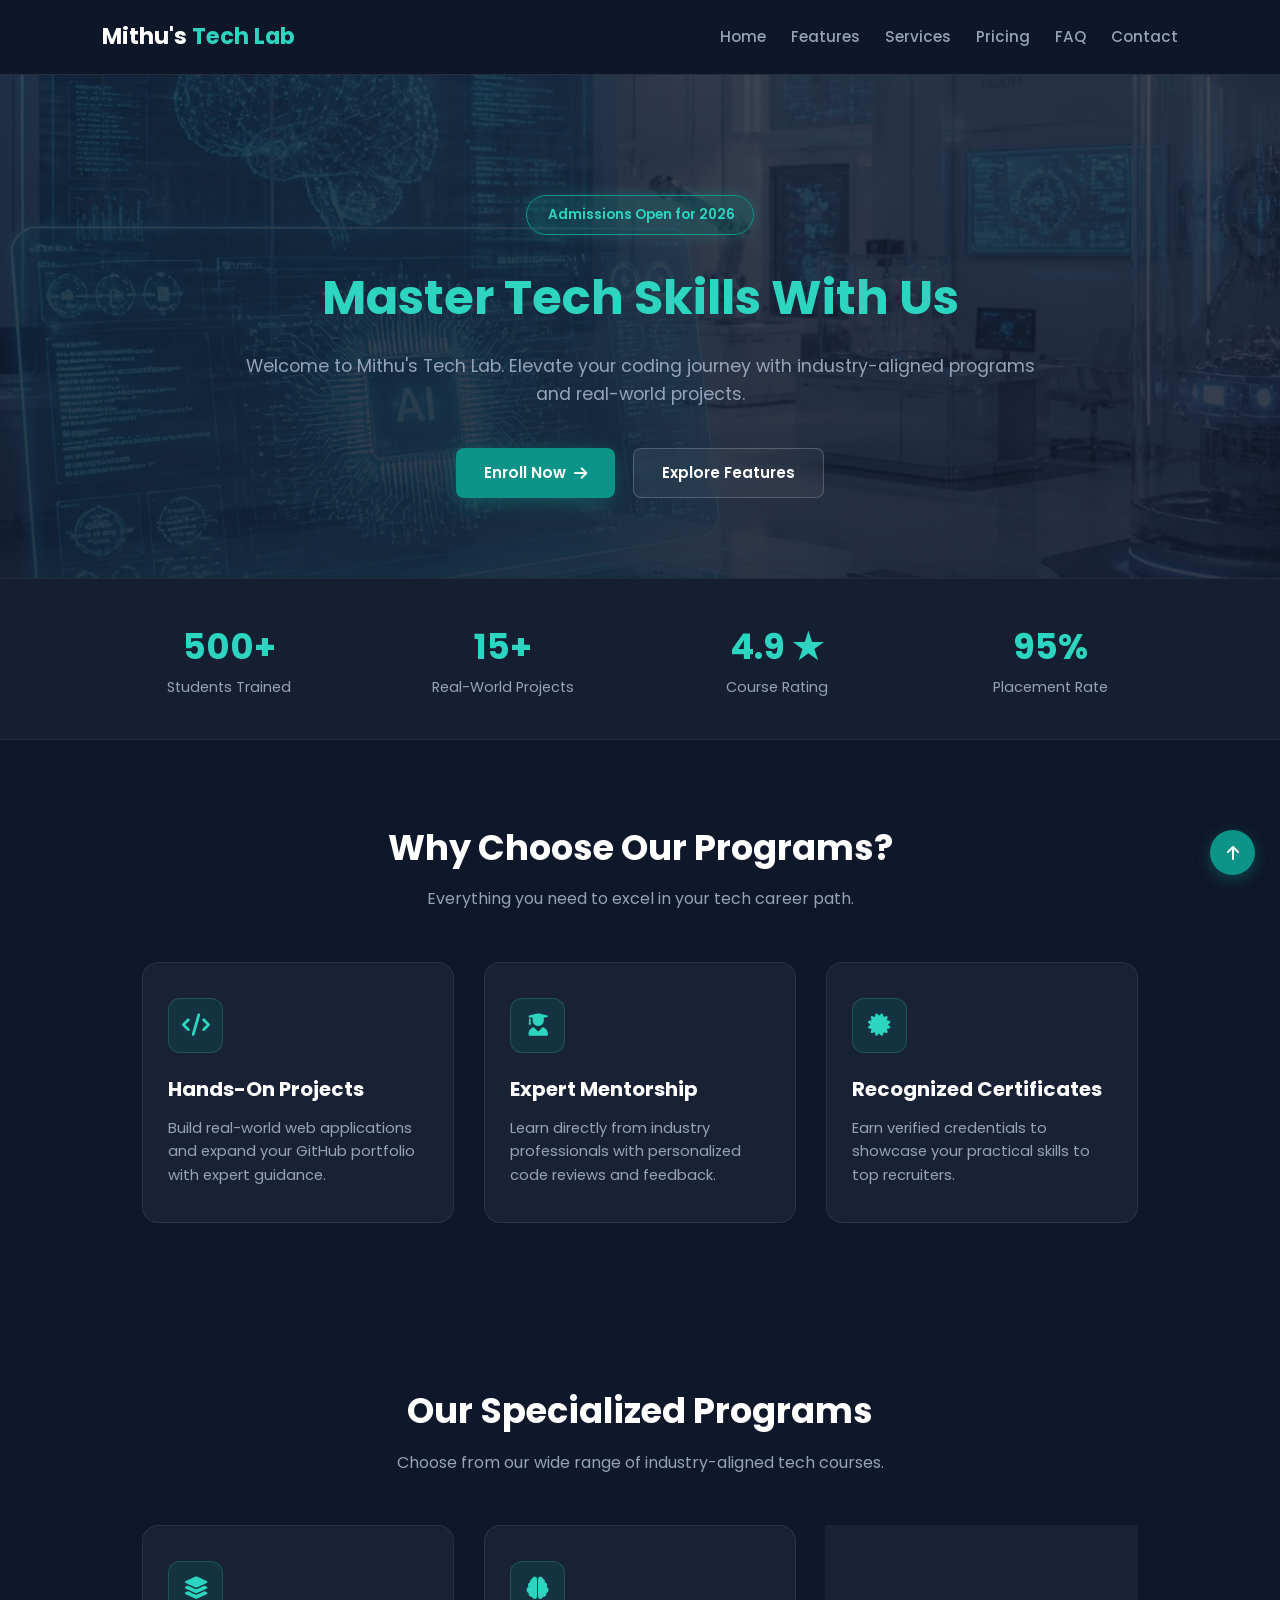
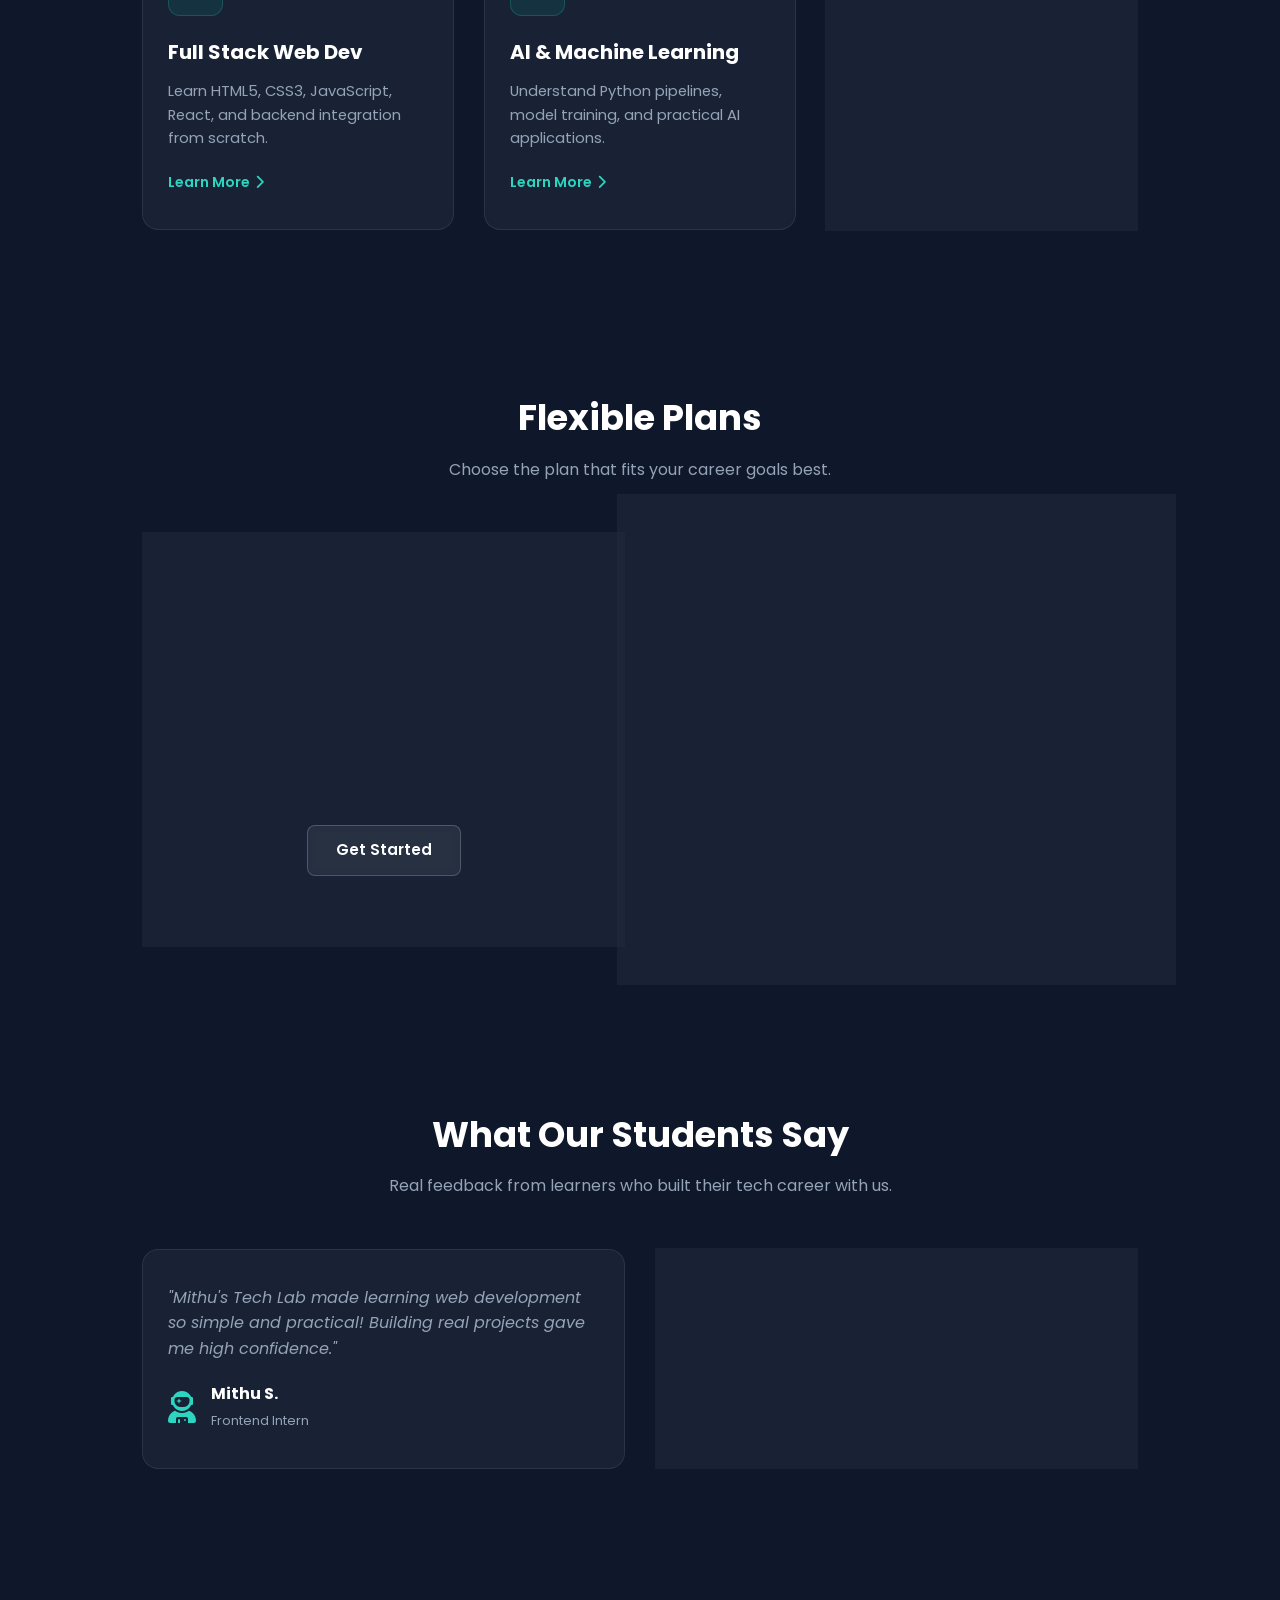
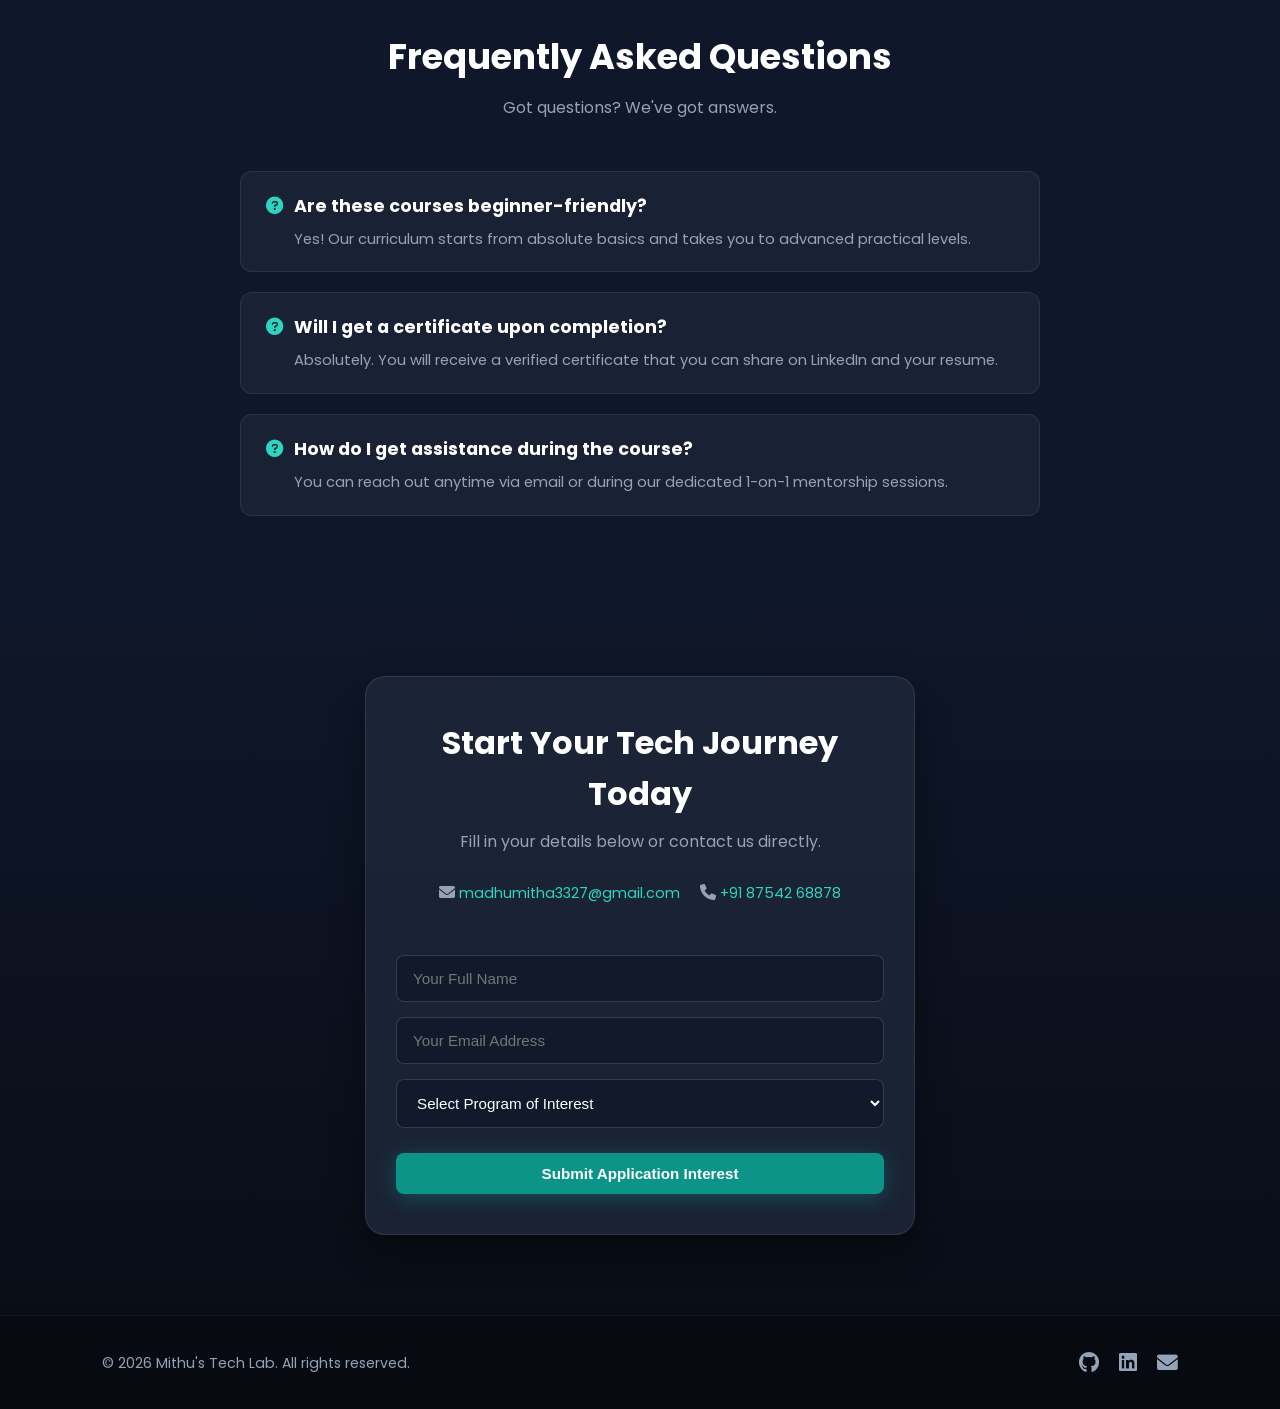
<file: WebDev-L1-LandingPage/index.html>
<!DOCTYPE html>
<html lang="en">
<head>
    <meta charset="UTF-8">
    <meta name="viewport" content="width=device-width, initial-scale=1.0">
    <title>Mithu's Tech Lab</title>
    <link rel="stylesheet" href="style.css">
    <link href="https://fonts.googleapis.com/css2?family=Poppins:wght@300;400;500;600;700&display=swap" rel="stylesheet">
    <link rel="stylesheet" href="https://cdnjs.cloudflare.com/ajax/libs/font-awesome/6.0.0/css/all.min.css">
</head>
<body>
    <header class="navbar">
        <div class="logo">Mithu's <span>Tech Lab</span></div>
        <nav>
            <ul class="nav-links">
                <li><a href="#home">Home</a></li>
                <li><a href="#features">Features</a></li>
                <li><a href="#services">Services</a></li>
                <li><a href="#pricing">Pricing</a></li>
                <li><a href="#faq">FAQ</a></li>
                <li><a href="#contact">Contact</a></li>
            </ul>
        </nav>
    </header>
    <section id="home" class="hero-section">
        <div class="hero-container">
            <span class="hero-badge"><i class="fa-solid fa-sparkles"></i> Admissions Open for 2026</span>
            <h1 class="hero-headline">Master Tech Skills With Us</h1>
            <p class="hero-subheadline">Welcome to Mithu's Tech Lab. Elevate your coding journey with industry-aligned programs and real-world projects.</p>
            <div class="hero-buttons">
                <a href="#contact" class="btn btn-primary">Enroll Now <i class="fa-solid fa-arrow-right"></i></a>
                <a href="#features" class="btn btn-secondary">Explore Features</a>
            </div>
        </div>
    </section>
    <section class="stats-section">
        <div class="stats-grid">
            <div class="stat-card">
                <h2>500+</h2>
                <p>Students Trained</p>
            </div>
            <div class="stat-card">
                <h2>15+</h2>
                <p>Real-World Projects</p>
            </div>
            <div class="stat-card">
                <h2>4.9 ★</h2>
                <p>Course Rating</p>
            </div>
            <div class="stat-card">
                <h2>95%</h2>
                <p>Placement Rate</p>
            </div>
        </div>
    </section>
    <section id="features" class="features-section">
        <div class="section-header">
            <h2>Why Choose Our Programs?</h2>
            <p>Everything you need to excel in your tech career path.</p>
        </div>
        <div class="features-grid">
            <div class="feature-card">
                <div class="icon-wrapper"><i class="fa-solid fa-code"></i></div>
                <h3>Hands-On Projects</h3>
                <p>Build real-world web applications and expand your GitHub portfolio with expert guidance.</p>
            </div>
            <div class="feature-card">
                <div class="icon-wrapper"><i class="fa-solid fa-user-graduate"></i></div>
                <h3>Expert Mentorship</h3>
                <p>Learn directly from industry professionals with personalized code reviews and feedback.</p>
            </div>
            <div class="feature-card">
                <div class="icon-wrapper"><i class="fa-solid fa-certificate"></i></div>
                <h3>Recognized Certificates</h3>
                <p>Earn verified credentials to showcase your practical skills to top recruiters.</p>
            </div>
        </div>
    </section>
    <section id="services" class="services-section">
        <div class="section-header">
            <h2>Our Specialized Programs</h2>
            <p>Choose from our wide range of industry-aligned tech courses.</p>
        </div>
        <div class="services-grid">
            <div class="service-card">
                <div class="service-icon"><i class="fa-solid fa-layer-group"></i></div>
                <h3>Full Stack Web Dev</h3>
                <p>Learn HTML5, CSS3, JavaScript, React, and backend integration from scratch.</p>
                <a href="#contact" class="service-link">Learn More <i class="fa-solid fa-chevron-right"></i></a>
            </div>
            <div class="service-card">
                <div class="service-icon"><i class="fa-solid fa-brain"></i></div>
                <h3>AI & Machine Learning</h3>
                <p>Understand Python pipelines, model training, and practical AI applications.</p>
                <a href="#contact" class="service-link">Learn More <i class="fa-solid fa-chevron-right"></i></a>
            </div>
            <div class="service-card">
                <div class="service-icon"><i class="fa-solid fa-chart-line"></i></div>
                <h3>Data Analytics</h3>
                <p>Master SQL, data visualization, and decision-making frameworks for business.</p>
                <a href="#contact" class="service-link">Learn More <i class="fa-solid fa-chevron-right"></i></a>
            </div>
        </div>
    </section>
    <section id="pricing" class="pricing-section">
        <div class="section-header">
            <h2>Flexible Plans</h2>
            <p>Choose the plan that fits your career goals best.</p>
        </div>
        <div class="pricing-grid">
            <div class="pricing-card">
                <h3>Starter Plan</h3>
                <div class="price">Free</div>
                <ul class="plan-features">
                    <li><i class="fa-solid fa-check"></i> Basic HTML & CSS Modules</li>
                    <li><i class="fa-solid fa-check"></i> Community Support</li>
                    <li><i class="fa-solid fa-check"></i> Self-Paced Learning</li>
                </ul>
                <a href="#contact" class="btn btn-secondary">Get Started</a>
            </div>
            <div class="pricing-card featured">
                <span class="popular-tag">Most Popular</span>
                <h3>Pro Developer</h3>
                <div class="price">₹1,999<span>/course</span></div>
                <ul class="plan-features">
                    <li><i class="fa-solid fa-check"></i> Full Stack Web Dev / AI</li>
                    <li><i class="fa-solid fa-check"></i> 1-on-1 Mentorship</li>
                    <li><i class="fa-solid fa-check"></i> Live Real-World Projects</li>
                    <li><i class="fa-solid fa-check"></i> Certificate of Completion</li>
                </ul>
                <a href="#contact" class="btn btn-primary">Enroll Now</a>
            </div>
        </div>
    </section>
    <section class="testimonials-section">
        <div class="section-header">
            <h2>What Our Students Say</h2>
            <p>Real feedback from learners who built their tech career with us.</p>
        </div>
        <div class="testimonials-grid">
            <div class="testimonial-card">
                <p>"Mithu's Tech Lab made learning web development so simple and practical! Building real projects gave me high confidence."</p>
                <div class="user-info">
                    <i class="fa-solid fa-user-astronaut"></i>
                    <div>
                        <h4>Mithu S.</h4>
                        <span>Frontend Intern</span>
                    </div>
                </div>
            </div>
            <div class="testimonial-card">
                <p>"The mentorship and code reviews were priceless. I successfully completed my internship tasks thanks to this program!"</p>
                <div class="user-info">
                    <i class="fa-solid fa-user-gear"></i>
                    <div>
                        <h4>Madhu S.</h4>
                        <span>Software Developer</span>
                    </div>
                </div>
            </div>
        </div>
    </section>
    <section id="faq" class="faq-section">
        <div class="section-header">
            <h2>Frequently Asked Questions</h2>
            <p>Got questions? We've got answers.</p>
        </div>
        <div class="faq-container">
            <div class="faq-item">
                <h3><i class="fa-solid fa-circle-question"></i> Are these courses beginner-friendly?</h3>
                <p>Yes! Our curriculum starts from absolute basics and takes you to advanced practical levels.</p>
            </div>
            <div class="faq-item">
                <h3><i class="fa-solid fa-circle-question"></i> Will I get a certificate upon completion?</h3>
                <p>Absolutely. You will receive a verified certificate that you can share on LinkedIn and your resume.</p>
            </div>
            <div class="faq-item">
                <h3><i class="fa-solid fa-circle-question"></i> How do I get assistance during the course?</h3>
                <p>You can reach out anytime via email or during our dedicated 1-on-1 mentorship sessions.</p>
            </div>
        </div>
    </section>
    <section id="contact" class="contact-section">
        <div class="contact-card">
            <h2>Start Your Tech Journey Today</h2>
            <p>Fill in your details below or contact us directly.</p>          
            <div class="direct-contact-info">
                <p><i class="fa-solid fa-envelope"></i> <a href="mailto:madhumitha3327@gmail.com">madhumitha3327@gmail.com</a></p>
                <p><i class="fa-solid fa-phone"></i> <a href="tel:+918754268878">+91 87542 68878</a></p>
            </div>
            <form class="contact-form" action="about:blank" target="dummyframe" method="get">
                <div class="input-group">
                    <input type="text" placeholder="Your Full Name" required>
                </div>
                <div class="input-group">
                    <input type="email" placeholder="Your Email Address" required>
                </div>
                <div class="input-group">
                    <select required>
                        <option value="" disabled selected>Select Program of Interest</option>
                        <option>Full Stack Web Development</option>
                        <option>AI & Machine Learning</option>
                        <option>Data Analytics</option>
                    </select>
                </div>
                <button type="submit" class="btn btn-primary submit-btn">Submit Application Interest</button>
            </form>
            <iframe name="dummyframe" id="dummyframe" style="display: none;"></iframe>
        </div>
    </section>
    <footer class="footer">
        <div class="footer-content">
            <p>&copy; 2026 Mithu's Tech Lab. All rights reserved.</p>
            <div class="social-links">
                <a href="https://github.com" target="_blank" aria-label="GitHub"><i class="fa-brands fa-github"></i></a>
                <a href="https://linkedin.com" target="_blank" aria-label="LinkedIn"><i class="fa-brands fa-linkedin"></i></a>
                <a href="mailto:madhumitha3327@gmail.com" aria-label="Email"><i class="fa-solid fa-envelope"></i></a>
            </div>
        </div>
    </footer>
    <a href="#home" class="back-to-top" aria-label="Back to top"><i class="fa-solid fa-arrow-up"></i></a>
</body>
</html>
</file>
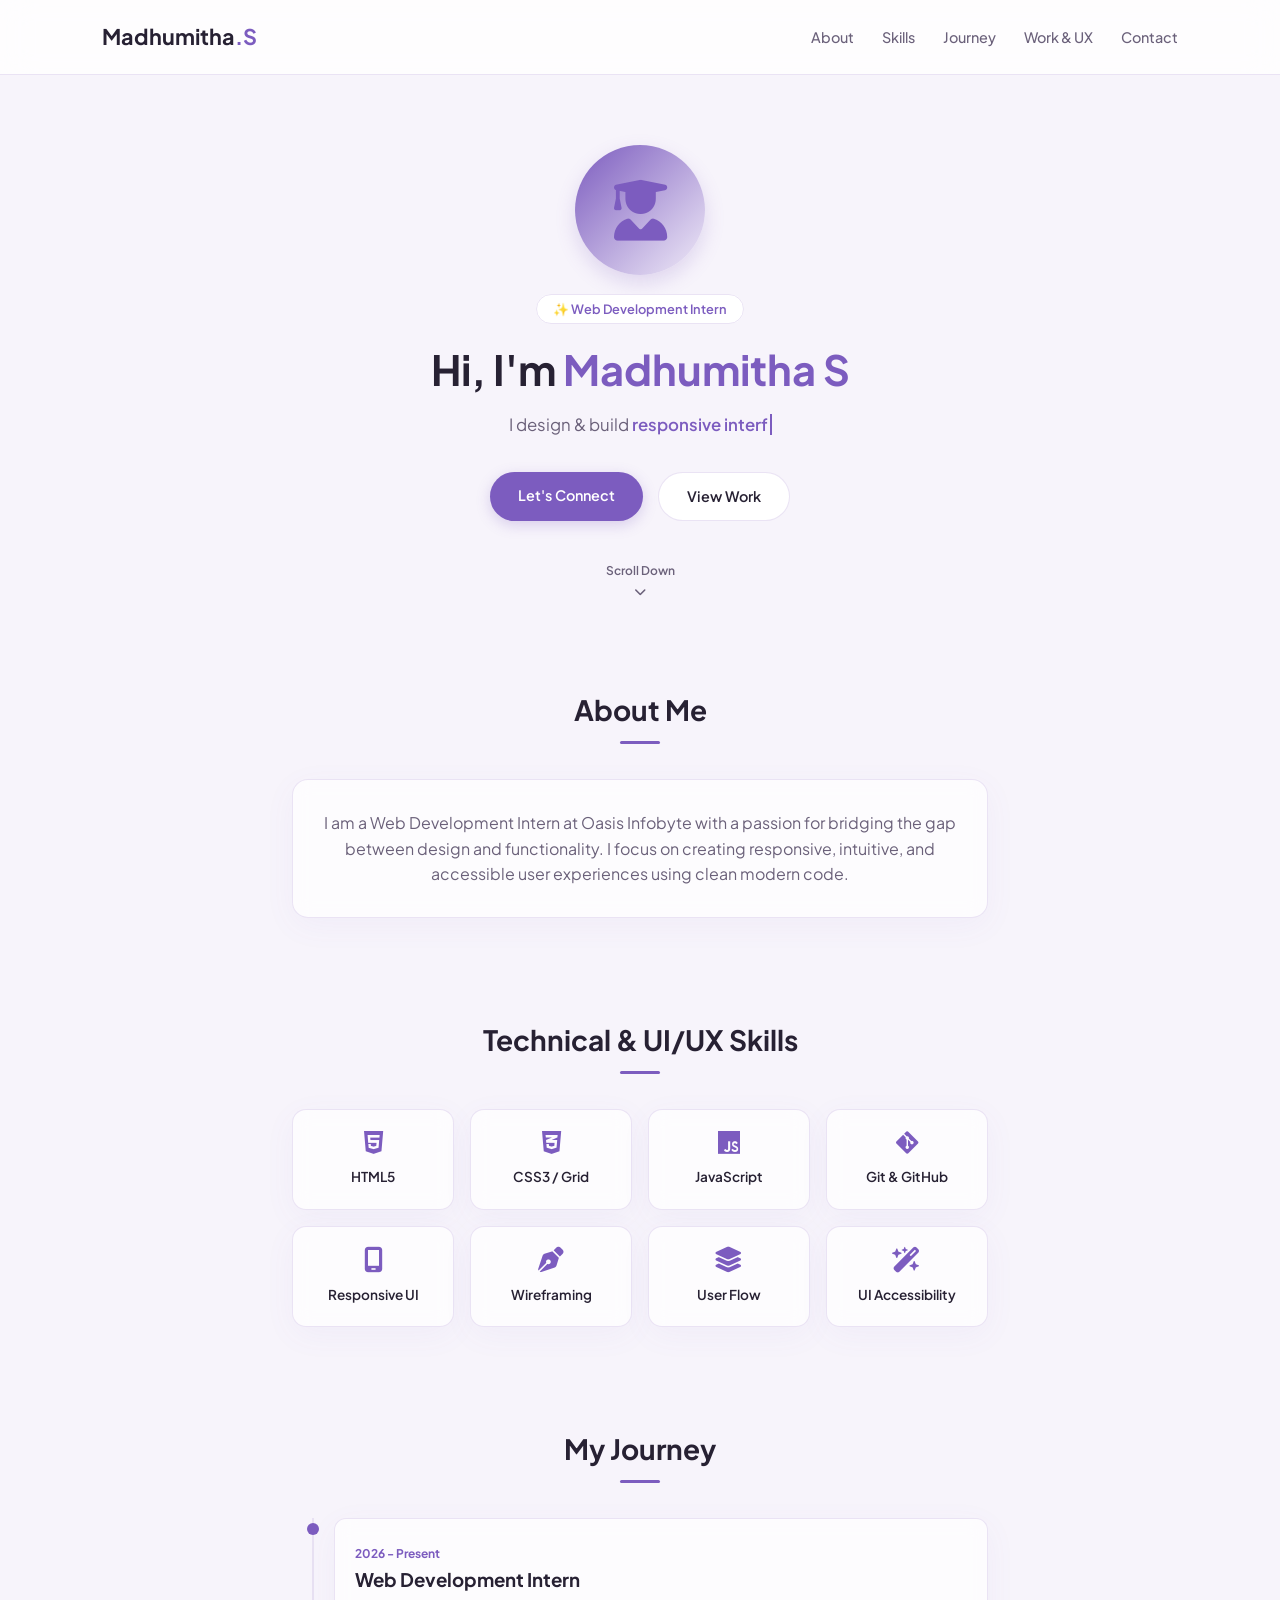
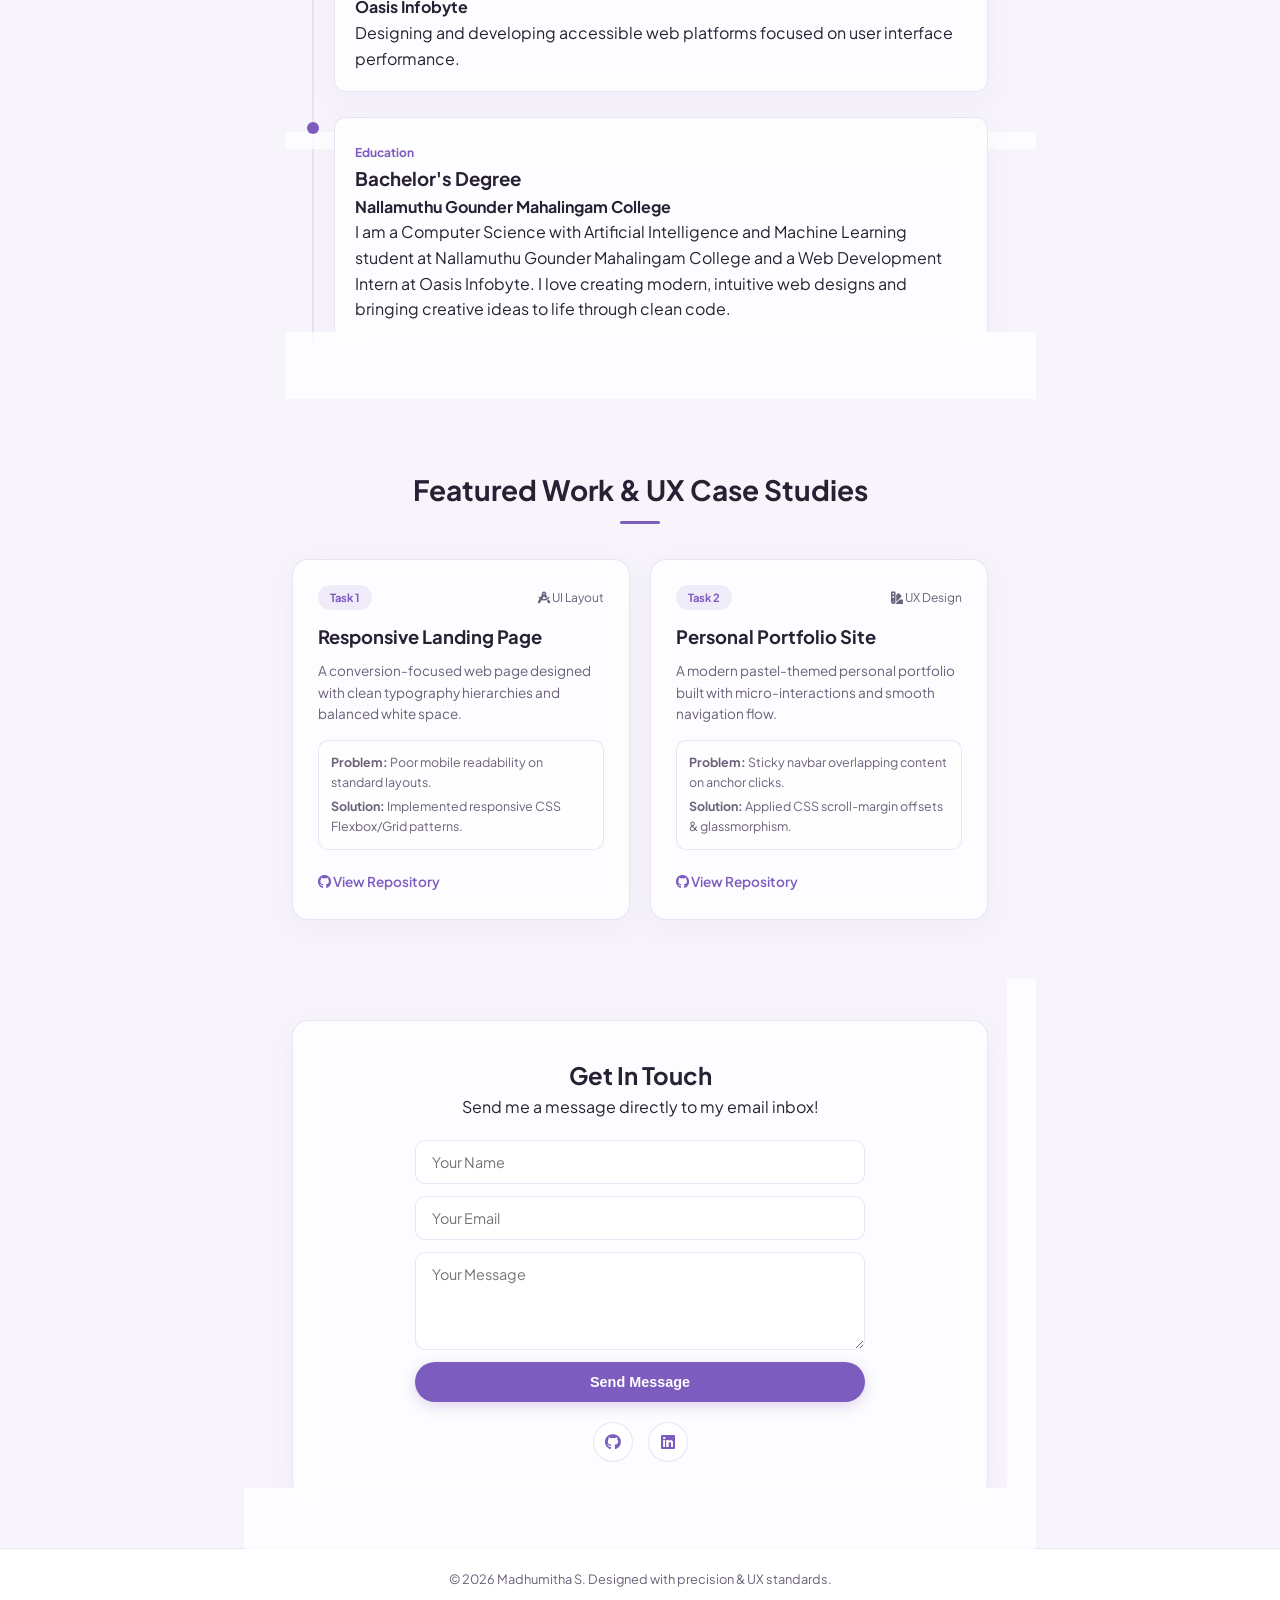
<file: WebDev-L1-PersonalPortfolio/index.html>
<!DOCTYPE html>
<html lang="en">
<head>
    <meta charset="UTF-8">
    <meta name="viewport" content="width=device-width, initial-scale=1.0">
    <title>Madhumitha S | Portfolio </title>
    <link href="https://fonts.googleapis.com/css2?family=Plus+Jakarta+Sans:wght@300;400;500;600;700&display=swap" rel="stylesheet">
    <link rel="stylesheet" href="https://cdnjs.cloudflare.com/ajax/libs/font-awesome/6.4.0/css/all.min.css">
    <link rel="stylesheet" href="style.css">
</head>
<body>
    <nav class="navbar">
        <div class="logo">Madhumitha<span>.S</span></div>
        <ul class="nav-links">
            <li><a href="#about">About</a></li>
            <li><a href="#skills">Skills</a></li>
            <li><a href="#timeline">Journey</a></li>
            <li><a href="#projects">Work & UX</a></li>
            <li><a href="#contact">Contact</a></li>
        </ul>
    </nav>
    <section class="hero-section">
        <div class="hero-container">
            <div class="avatar-container">
                <i class="fa-solid fa-user-graduate avatar-icon"></i>
            </div>
            <span class="hero-badge">✨ Web Development Intern</span>
            <h1 class="hero-title">Hi, I'm <span>Madhumitha S</span></h1>           
            <p class="hero-subtitle">I design & build <span class="typing-text"></span></p>           
            <div class="hero-buttons">
                <a href="#contact" class="btn btn-primary">Let's Connect</a>
                <a href="#projects" class="btn btn-secondary">View Work</a>
            </div>
            <div class="scroll-indicator">
                <span>Scroll Down</span>
                <i class="fa-solid fa-chevron-down"></i>
            </div>
        </div>
    </section>
    <section id="about" class="section">
        <div class="section-header">
            <h2>About Me</h2>
            <div class="accent-line"></div>
        </div>
        <div class="about-card glass-card">
            <p>I am a Web Development Intern at Oasis Infobyte with a passion for bridging the gap between design and functionality. I focus on creating responsive, intuitive, and accessible user experiences using clean modern code.</p>
        </div>
    </section>
    <section id="skills" class="section">
        <div class="section-header">
            <h2>Technical & UI/UX Skills</h2>
            <div class="accent-line"></div>
        </div>
        <div class="skills-grid">
            <div class="skill-card glass-card"><i class="fa-brands fa-html5"></i><span>HTML5</span></div>
            <div class="skill-card glass-card"><i class="fa-brands fa-css3-alt"></i><span>CSS3 / Grid</span></div>
            <div class="skill-card glass-card"><i class="fa-brands fa-js"></i><span>JavaScript</span></div>
            <div class="skill-card glass-card"><i class="fa-brands fa-git-alt"></i><span>Git & GitHub</span></div>
            <div class="skill-card glass-card"><i class="fa-solid fa-mobile-screen"></i><span>Responsive UI</span></div>
            <div class="skill-card glass-card"><i class="fa-solid fa-pen-nib"></i><span>Wireframing</span></div>
            <div class="skill-card glass-card"><i class="fa-solid fa-layer-group"></i><span>User Flow</span></div>
            <div class="skill-card glass-card"><i class="fa-solid fa-wand-magic-sparkles"></i><span>UI Accessibility</span></div>
        </div>
    </section>
    <section id="timeline" class="section">
        <div class="section-header">
            <h2>My Journey</h2>
            <div class="accent-line"></div>
        </div>
        <div class="timeline">
            <div class="timeline-item">
                <div class="timeline-dot"></div>
                <div class="timeline-content glass-card">
                    <span class="timeline-date">2026 - Present</span>
                    <h3>Web Development Intern</h3>
                    <h4>Oasis Infobyte</h4>
                    <p>Designing and developing accessible web platforms focused on user interface performance.</p>
                </div>
            </div>
            <div class="timeline-item">
                <div class="timeline-dot"></div>
                <div class="timeline-content glass-card">
                    <span class="timeline-date">Education</span>
                    <h3>Bachelor's Degree</h3>
                    <h4>Nallamuthu Gounder Mahalingam College</h4>
                    <p>I am a Computer Science with Artificial Intelligence and Machine Learning student at Nallamuthu Gounder Mahalingam College and a Web Development Intern at Oasis Infobyte. I love creating modern, intuitive web designs and bringing creative ideas to life through clean code.</p>
                </div>
            </div>
        </div>
    </section>
    <section id="projects" class="section">
        <div class="section-header">
            <h2>Featured Work & UX Case Studies</h2>
            <div class="accent-line"></div>
        </div>
        <div class="projects-grid">
            <div class="project-card glass-card">
                <div class="project-header">
                    <span class="project-badge">Task 1</span>
                    <span class="ux-tag"><i class="fa-solid fa-compass-drafting"></i> UI Layout</span>
                </div>
                <h3>Responsive Landing Page</h3>
                <p>A conversion-focused web page designed with clean typography hierarchies and balanced white space.</p>               
                <div class="ux-breakdown">
                    <div><strong>Problem:</strong> Poor mobile readability on standard layouts.</div>
                    <div><strong>Solution:</strong> Implemented responsive CSS Flexbox/Grid patterns.</div>
                </div>
                <a href="https://github.com/madhumitha-s-3327/OIBSIP" target="_blank" class="project-link">
                    <i class="fa-brands fa-github"></i> View Repository
                </a>
            </div>
            <div class="project-card glass-card">
                <div class="project-header">
                    <span class="project-badge">Task 2</span>
                    <span class="ux-tag"><i class="fa-solid fa-swatchbook"></i> UX Design</span>
                </div>
                <h3>Personal Portfolio Site</h3>
                <p>A modern pastel-themed personal portfolio built with micro-interactions and smooth navigation flow.</p>                
                <div class="ux-breakdown">
                    <div><strong>Problem:</strong> Sticky navbar overlapping content on anchor clicks.</div>
                    <div><strong>Solution:</strong> Applied CSS scroll-margin offsets & glassmorphism.</div>
                </div>
                <a href="https://github.com/madhumitha-s-3327/OIBSIP" target="_blank" class="project-link">
                    <i class="fa-brands fa-github"></i> View Repository
                </a>
            </div>
        </div>
    </section>
    <section id="contact" class="section">
        <div class="contact-card glass-card">
            <h2>Get In Touch</h2>
            <p>Send me a message directly to my email inbox!</p>           
            <form action="https://formspree.io/f/mnpaabzr" method="POST" class="contact-form">
                <input type="text" name="name" placeholder="Your Name" required>
                <input type="email" name="email" placeholder="Your Email" required>
                <textarea name="message" rows="4" placeholder="Your Message" required></textarea>
                <button type="submit" class="btn btn-primary">Send Message</button>
            </form>
            <div class="social-links">
                <a href="https://github.com/madhumitha-s-3327" target="_blank"><i class="fa-brands fa-github"></i></a>
                <a href="https://www.linkedin.com/in/madhumitha-s-3327-" target="_blank"><i class="fa-brands fa-linkedin"></i></a>
            </div>
        </div>
    </section>
    <footer class="footer">
        <p>&copy; 2026 Madhumitha S. Designed with precision & UX standards.</p>
    </footer>
    <script>
        const words = ["responsive interfaces.", "accessible UI/UX.", "clean frontend code."];
        let i = 0, timer;
        function typingEffect() {
            let word = words[i].split("");
            var loopTyping = function() {
                if (word.length > 0) {
                    document.querySelector('.typing-text').innerHTML += word.shift();
                } else {
                    setTimeout(deletingEffect, 2000);
                    return false;
                }
                timer = setTimeout(loopTyping, 100);
            };
            loopTyping();
        }
        function deletingEffect() {
            let word = words[i].split("");
            var loopDeleting = function() {
                if (word.length > 0) {
                    word.pop();
                    document.querySelector('.typing-text').innerHTML = word.join("");
                } else {
                    if (words.length > (i + 1)) { i++; } else { i = 0; }
                    typingEffect();
                    return false;
                }
                timer = setTimeout(loopDeleting, 50);
            };
            loopDeleting();
        }
        typingEffect();
    </script>
</body>
</html>
</file>
<file: WebDev-L1-LandingPage/style.css>
* {
    margin: 0;
    padding: 0;
    box-sizing: border-box;
}
html {
    scroll-behavior: smooth;
}
:root {
    --primary-color: #0d9488;
    --primary-hover: #0f766e;
    --accent-glow: #2dd4bf;
    --dark-bg: #0f172a;
    --card-bg: #1e293b;
    --text-light: #f8fafc;
    --text-muted: #94a3b8;
    --white: #ffffff;
}
body {
    font-family: 'Poppins', sans-serif;
    background-color: var(--dark-bg);
    color: var(--text-light);
    line-height: 1.6;
}
.navbar {
    position: sticky;
    top: 0;
    z-index: 1000;
    display: flex;
    justify-content: space-between;
    align-items: center;
    padding: 1.2rem 8%;
    background: rgba(15, 23, 42, 0.85);
    backdrop-filter: blur(12px);
    border-bottom: 1px solid rgba(255, 255, 255, 0.1);
}
.logo {
    font-size: 1.4rem;
    font-weight: 700;
    color: var(--white);
}
.logo span {
    color: var(--accent-glow);
}
.nav-links {
    display: flex;
    list-style: none;
    gap: 25px;
}
.nav-links a {
    text-decoration: none;
    color: var(--text-muted);
    font-weight: 500;
    font-size: 0.95rem;
    transition: all 0.3s ease;
}
.nav-links a:hover {
    color: var(--accent-glow);
}
.hero-section {
    background: linear-gradient(rgba(15, 23, 42, 0.8), rgba(15, 23, 42, 0.85)), url('hero-bg.jpg');
    background-size: cover;
    background-position: center;
    padding: 120px 20px 80px;
    text-align: center;
}
.hero-container {
    max-width: 800px;
    margin: 0 auto;
}
.hero-badge {
    background: rgba(13, 148, 136, 0.2);
    color: var(--accent-glow);
    padding: 8px 18px;
    border-radius: 30px;
    font-size: 0.85rem;
    font-weight: 600;
    border: 1px solid var(--primary-color);
    display: inline-block;
    box-shadow: 0 0 15px rgba(45, 212, 191, 0.2);
}
.hero-headline {
    font-size: 3rem;
    font-weight: 700;
    margin: 25px 0 15px;
    color: var(--accent-glow);
}
.hero-subheadline {
    font-size: 1.1rem;
    color: var(--text-muted);
    margin-bottom: 40px;
}
.hero-buttons {
    display: flex;
    justify-content: center;
    gap: 18px;
    flex-wrap: wrap;
}
.btn {
    padding: 12px 28px;
    border-radius: 8px;
    font-weight: 600;
    text-decoration: none;
    display: inline-flex;
    align-items: center;
    gap: 8px;
    transition: all 0.3s ease;
    font-size: 0.95rem;
}
.btn-primary {
    background-color: var(--primary-color);
    color: var(--white);
    border: none;
    box-shadow: 0 4px 20px rgba(13, 148, 136, 0.4);
}
.btn-primary:hover {
    background-color: var(--primary-hover);
    transform: translateY(-3px);
    box-shadow: 0 8px 25px rgba(13, 148, 136, 0.6);
}
.btn-secondary {
    background: rgba(255, 255, 255, 0.05);
    border: 1px solid rgba(255, 255, 255, 0.2);
    color: var(--white);
    backdrop-filter: blur(5px);
}
.btn-secondary:hover {
    background: rgba(255, 255, 255, 0.15);
    border-color: var(--accent-glow);
    transform: translateY(-3px);
}
.stats-section {
    padding: 40px 8%;
    background: rgba(30, 41, 59, 0.5);
    border-top: 1px solid rgba(255, 255, 255, 0.05);
    border-bottom: 1px solid rgba(255, 255, 255, 0.05);
}
.stats-grid {
    display: grid;
    grid-template-columns: repeat(auto-fit, minmax(180px, 1fr));
    gap: 20px;
    max-width: 1200px;
    margin: 0 auto;
    text-align: center;
}
.stat-card h2 {
    font-size: 2.2rem;
    color: var(--accent-glow);
}
.stat-card p {
    color: var(--text-muted);
    font-size: 0.9rem;
}
.features-section, .services-section, .pricing-section, .testimonials-section, .faq-section {
    padding: 80px 8%;
    max-width: 1200px;
    margin: 0 auto;
}
.section-header {
    text-align: center;
    margin-bottom: 50px;
}
.section-header h2 {
    font-size: 2.2rem;
    color: var(--white);
    margin-bottom: 10px;
}
.section-header p {
    color: var(--text-muted);
}
.features-grid, .services-grid, .pricing-grid, .testimonials-grid {
    display: grid;
    grid-template-columns: repeat(auto-fit, minmax(280px, 1fr));
    gap: 30px;
}
.feature-card, .service-card, .pricing-card, .testimonial-card {
    background: rgba(30, 41, 59, 0.7);
    border: 1px solid rgba(255, 255, 255, 0.08);
    padding: 35px 25px;
    border-radius: 16px;
    backdrop-filter: blur(10px);
    transition: all 0.3s ease;
}
.feature-card:hover, .service-card:hover, .pricing-card:hover, .testimonial-card:hover {
    transform: translateY(-8px);
    border-color: var(--primary-color);
    box-shadow: 0 10px 30px rgba(13, 148, 136, 0.25);
}
.icon-wrapper, .service-icon {
    width: 55px;
    height: 55px;
    background: rgba(13, 148, 136, 0.15);
    color: var(--accent-glow);
    border-radius: 12px;
    display: flex;
    align-items: center;
    justify-content: center;
    font-size: 1.4rem;
    margin-bottom: 20px;
    border: 1px solid rgba(45, 212, 191, 0.2);
}
.feature-card h3, .service-card h3 {
    font-size: 1.25rem;
    margin-bottom: 12px;
    color: var(--white);
}
.feature-card p, .service-card p {
    color: var(--text-muted);
    font-size: 0.92rem;
}
.service-link {
    display: inline-flex;
    align-items: center;
    gap: 5px;
    margin-top: 20px;
    color: var(--accent-glow);
    text-decoration: none;
    font-weight: 600;
    font-size: 0.88rem;
    transition: gap 0.3s ease;
}
.service-link:hover {
    gap: 10px;
}
.pricing-card {
    position: relative;
    text-align: center;
}
.pricing-card.featured {
    border: 2px solid var(--accent-glow);
    box-shadow: 0 0 25px rgba(45, 212, 191, 0.2);
}
.popular-tag {
    position: absolute;
    top: -12px;
    left: 50%;
    transform: translateX(-50%);
    background: var(--primary-color);
    color: var(--white);
    padding: 4px 14px;
    font-size: 0.75rem;
    border-radius: 20px;
    font-weight: 600;
}
.pricing-card .price {
    font-size: 2.5rem;
    font-weight: 700;
    color: var(--accent-glow);
    margin: 15px 0 25px;
}
.pricing-card .price span {
    font-size: 0.9rem;
    color: var(--text-muted);
}
.plan-features {
    list-style: none;
    margin-bottom: 30px;
    text-align: left;
}
.plan-features li {
    margin-bottom: 12px;
    color: var(--text-muted);
    font-size: 0.9rem;
}
.plan-features li i {
    color: var(--accent-glow);
    margin-right: 8px;
}
.testimonial-card p {
    font-style: italic;
    color: var(--text-muted);
    margin-bottom: 20px;
}
.user-info {
    display: flex;
    align-items: center;
    gap: 15px;
}
.user-info i {
    font-size: 2rem;
    color: var(--accent-glow);
}
.user-info h4 {
    color: var(--white);
    font-size: 1rem;
}
.user-info span {
    font-size: 0.8rem;
    color: var(--text-muted);
}
.faq-container {
    max-width: 800px;
    margin: 0 auto;
    display: flex;
    flex-direction: column;
    gap: 20px;
}
.faq-item {
    background: rgba(30, 41, 59, 0.7);
    padding: 20px 25px;
    border-radius: 12px;
    border: 1px solid rgba(255, 255, 255, 0.08);
}
.faq-item h3 {
    font-size: 1.1rem;
    color: var(--white);
    margin-bottom: 8px;
    display: flex;
    align-items: center;
    gap: 10px;
}
.faq-item h3 i {
    color: var(--accent-glow);
}
.faq-item p {
    color: var(--text-muted);
    font-size: 0.92rem;
    padding-left: 28px;
}
.contact-section {
    padding: 80px 20px;
    background: linear-gradient(180deg, var(--dark-bg) 0%, #090d16 100%);
}
.contact-card {
    max-width: 550px;
    margin: 0 auto;
    background: rgba(30, 41, 59, 0.8);
    padding: 40px 30px;
    border-radius: 20px;
    border: 1px solid rgba(255, 255, 255, 0.1);
    box-shadow: 0 15px 35px rgba(0, 0, 0, 0.4);
    text-align: center;
}
.contact-card h2 {
    font-size: 2rem;
    margin-bottom: 10px;
    color: var(--white);
}
.contact-card p {
    color: var(--text-muted);
    margin-bottom: 25px;
}
.direct-contact-info {
    display: flex;
    justify-content: center;
    gap: 20px;
    flex-wrap: wrap;
    margin-bottom: 25px;
}
.direct-contact-info a {
    color: var(--accent-glow);
    text-decoration: none;
    font-size: 0.9rem;
}
.contact-form {
    display: flex;
    flex-direction: column;
    gap: 15px;
}
.input-group input, .input-group select {
    width: 100%;
    padding: 14px 16px;
    border-radius: 8px;
    border: 1px solid rgba(255, 255, 255, 0.15);
    background-color: rgba(15, 23, 42, 0.8);
    color: var(--white);
    font-size: 0.95rem;
    outline: none;
}
.input-group input:focus, .input-group select:focus {
    border-color: var(--accent-glow);
}
.submit-btn {
    width: 100%;
    justify-content: center;
    cursor: pointer;
    margin-top: 10px;
}
.footer {
    background-color: #070a10;
    border-top: 1px solid rgba(255, 255, 255, 0.05);
    padding: 30px 8%;
}
.footer-content {
    display: flex;
    justify-content: space-between;
    align-items: center;
    flex-wrap: wrap;
    gap: 15px;
    max-width: 1200px;
    margin: 0 auto;
    color: var(--text-muted);
    font-size: 0.88rem;
}
.social-links {
    display: flex;
    gap: 20px;
}
.social-links a {
    color: var(--text-muted);
    font-size: 1.3rem;
    transition: color 0.3s;
}
.social-links a:hover {
    color: var(--accent-glow);
}
.back-to-top {
    position: fixed;
    bottom: 25px;
    right: 25px;
    background: var(--primary-color);
    color: var(--white);
    width: 45px;
    height: 45px;
    border-radius: 50%;
    display: flex;
    align-items: center;
    justify-content: center;
    text-decoration: none;
    box-shadow: 0 4px 15px rgba(13, 148, 136, 0.4);
    transition: all 0.3s;
}
.back-to-top:hover {
    background: var(--accent-glow);
    color: var(--dark-bg);
    transform: translateY(-5px);
}
@media (max-width: 768px) {
    .navbar {
        flex-direction: column;
        gap: 15px;
    }
    .hero-headline {
        font-size: 2.2rem;
    }
    .footer-content {
        flex-direction: column;
        text-align: center;
    }
}
</file>
<file: WebDev-L1-PersonalPortfolio/style.css>
* {
    margin: 0;
    padding: 0;
    box-sizing: border-box;
}
html {
    scroll-behavior: smooth;
}
:root {
    --primary-color: #7c5cbf;     
    --primary-dark: #6343a5;
    --accent-glow: #f0ebf8; 
    --bg-main: #f7f4fb;             
    --card-bg: rgba(255, 255, 255, 0.75); 
    --border-color: rgba(229, 220, 242, 0.8);   
    --text-main: #272133;
    --text-muted: #6b617a;
    --nav-height: 75px;
}
body {
    font-family: 'Plus Jakarta Sans', sans-serif;
    background-color: var(--bg-main);
    color: var(--text-main);
    line-height: 1.6;
}
.navbar {
    position: sticky;
    top: 0;
    height: var(--nav-height);
    z-index: 1000;
    display: flex;
    justify-content: space-between;
    align-items: center;
    padding: 0 8%;
    background: rgba(255, 255, 255, 0.80);
    backdrop-filter: blur(16px);
    -webkit-backdrop-filter: blur(16px);
    border-bottom: 1px solid var(--border-color);
}
.logo {
    font-size: 1.35rem;
    font-weight: 700;
}
.logo span {
    color: var(--primary-color);
}
.nav-links {
    display: flex;
    list-style: none;
    gap: 28px;
}
.nav-links a {
    text-decoration: none;
    color: var(--text-muted);
    font-weight: 500;
    font-size: 0.9rem;
    transition: 0.3s;
}
.nav-links a:hover {
    color: var(--primary-color);
}
section[id] {
    scroll-margin-top: calc(var(--nav-height) + 20px);
}
.glass-card {
    background: var(--card-bg);
    backdrop-filter: blur(10px);
    -webkit-backdrop-filter: blur(10px);
    border: 1px solid var(--border-color);
    box-shadow: 0 8px 32px 0 rgba(124, 92, 191, 0.05);
}
.hero-section {
    padding: 70px 20px 40px;
    text-align: center;
    position: relative;
}
.avatar-container {
    width: 130px;
    height: 130px;
    margin: 0 auto 20px;
    border-radius: 50%;
    padding: 4px;
    background: linear-gradient(135deg, var(--primary-color), var(--accent-glow));
    box-shadow: 0 8px 20px rgba(124, 92, 191, 0.2);
    transition: transform 0.4s ease;
    display: flex;             
    align-items: center;       
    justify-content: center;   
}
.avatar-container:hover {
    transform: scale(1.05);
}
.avatar-icon {
    font-size: 3.8rem;
    color: var(--primary-color);
}
.avatar-container img {
    width: 100%;
    height: 100%;
    object-fit: cover;
    border-radius: 50%;
}
.hero-badge {
    background: #ffffff;
    color: var(--primary-color);
    padding: 6px 16px;
    border-radius: 30px;
    font-size: 0.8rem;
    font-weight: 600;
    border: 1px solid var(--border-color);
}
.hero-title {
    font-size: 2.6rem;
    font-weight: 700;
    margin: 15px 0 10px;
}
.hero-title span {
    color: var(--primary-color);
}
.hero-subtitle {
    font-size: 1.05rem;
    color: var(--text-muted);
    margin-bottom: 30px;
    height: 30px;
}
.typing-text {
    color: var(--primary-color);
    font-weight: 600;
    border-right: 2px solid var(--primary-color);
    padding-right: 2px;
}
.hero-buttons {
    display: flex;
    justify-content: center;
    gap: 15px;
}
.btn {
    padding: 12px 28px;
    border-radius: 30px;
    font-weight: 600;
    text-decoration: none;
    transition: all 0.3s ease;
    font-size: 0.9rem;
    border: none;
    cursor: pointer;
}
.btn-primary {
    background-color: var(--primary-color);
    color: #fff;
    box-shadow: 0 4px 14px rgba(124, 92, 191, 0.25);
}
.btn-primary:hover {
    background-color: var(--primary-dark);
    transform: translateY(-2px);
}
.btn-secondary {
    background: #ffffff;
    border: 1px solid var(--border-color);
    color: var(--text-main);
}
.btn-secondary:hover {
    border-color: var(--primary-color);
    color: var(--primary-color);
    transform: translateY(-2px);
}
.scroll-indicator {
    margin-top: 40px;
    display: flex;
    flex-direction: column;
    align-items: center;
    gap: 6px;
    color: var(--text-muted);
    font-size: 0.75rem;
    font-weight: 600;
    animation: bounce 2s infinite;
}
@keyframes bounce {
    0%, 20%, 50%, 80%, 100% { transform: translateY(0); }
    40% { transform: translateY(-8px); }
    60% { transform: translateY(-4px); }
}
.section {
    padding: 50px 8%;
    max-width: 900px;
    margin: 0 auto;
}
.section-header {
    text-align: center;
    margin-bottom: 35px;
}
.section-header h2 { font-size: 1.75rem; }
.accent-line {
    width: 40px;
    height: 3px;
    background: var(--primary-color);
    margin: 8px auto 0;
    border-radius: 2px;
}
.about-card {
    padding: 30px;
    border-radius: 16px;
    text-align: center;
    color: var(--text-muted);
}
.skills-grid {
    display: grid;
    grid-template-columns: repeat(auto-fit, minmax(130px, 1fr));
    gap: 16px;
}
.skill-card {
    padding: 20px;
    border-radius: 14px;
    text-align: center;
    transition: all 0.3s ease;
}
.skill-card:hover {
    transform: translateY(-5px);
    border-color: var(--primary-color);
    box-shadow: 0 10px 20px rgba(124, 92, 191, 0.12);
}
.skill-card i {
    font-size: 1.6rem;
    color: var(--primary-color);
    margin-bottom: 8px;
    display: block;
}
.skill-card span {
    font-weight: 600;
    font-size: 0.85rem;
}
.timeline {
    position: relative;
    border-left: 2px solid var(--border-color);
    margin-left: 20px;
    padding-left: 20px;
}
.timeline-item {
    position: relative;
    margin-bottom: 25px;
}
.timeline-dot {
    position: absolute;
    left: -27px;
    top: 5px;
    width: 12px;
    height: 12px;
    background: var(--primary-color);
    border-radius: 50%;
}
.timeline-content {
    padding: 20px;
    border-radius: 12px;
}
.timeline-date {
    font-size: 0.75rem;
    color: var(--primary-color);
    font-weight: 700;
}
.projects-grid {
    display: grid;
    grid-template-columns: repeat(auto-fit, minmax(280px, 1fr));
    gap: 20px;
}
.project-card {
    padding: 25px;
    border-radius: 16px;
    transition: all 0.3s ease;
}
.project-card:hover {
    transform: translateY(-5px);
    border-color: var(--primary-color);
    box-shadow: 0 12px 25px rgba(124, 92, 191, 0.12);
}
.project-header {
    display: flex;
    justify-content: space-between;
    align-items: center;
    margin-bottom: 12px;
}
.project-badge {
    font-size: 0.7rem;
    font-weight: 700;
    color: var(--primary-color);
    background: var(--accent-glow);
    padding: 4px 12px;
    border-radius: 20px;
}
.ux-tag {
    font-size: 0.75rem;
    color: var(--text-muted);
}
.project-card h3 { margin-bottom: 8px; font-size: 1.15rem; }
.project-card p { font-size: 0.85rem; color: var(--text-muted); margin-bottom: 15px; }
.ux-breakdown {
    background: rgba(255, 255, 255, 0.6);
    border: 1px solid var(--border-color);
    padding: 12px;
    border-radius: 10px;
    font-size: 0.78rem;
    color: var(--text-muted);
    margin-bottom: 18px;
}
.ux-breakdown div {
    margin-bottom: 4px;
}
.ux-breakdown div:last-child {
    margin-bottom: 0;
}
.project-link {
    color: var(--primary-color);
    text-decoration: none;
    font-size: 0.85rem;
    font-weight: 600;
}
.contact-card {
    padding: 35px 25px;
    border-radius: 16px;
    text-align: center;
}
.contact-form {
    display: flex;
    flex-direction: column;
    gap: 12px;
    max-width: 450px;
    margin: 20px auto;
}
.contact-form input, .contact-form textarea {
    width: 100%;
    padding: 12px 16px;
    border: 1px solid var(--border-color);
    border-radius: 10px;
    font-family: inherit;
    font-size: 0.9rem;
    outline: none;
    background: rgba(255, 255, 255, 0.8);
}
.contact-form input:focus, .contact-form textarea:focus {
    border-color: var(--primary-color);
    background: #ffffff;
}
.social-links {
    display: flex;
    justify-content: center;
    gap: 15px;
    margin-top: 20px;
}
.social-links a {
    width: 40px;
    height: 40px;
    border-radius: 50%;
    background: #ffffff;
    border: 1px solid var(--border-color);
    color: var(--primary-color);
    display: flex;
    align-items: center;
    justify-content: center;
    text-decoration: none;
    transition: 0.3s;
}
.social-links a:hover {
    background: var(--primary-color);
    color: #fff;
}
.footer {
    text-align: center;
    padding: 20px;
    color: var(--text-muted);
    font-size: 0.8rem;
    border-top: 1px solid var(--border-color);
    background: #ffffff;
}
@media (max-width: 768px) {
    .navbar { height: auto; padding: 15px; flex-direction: column; gap: 10px; }
}
</file>
